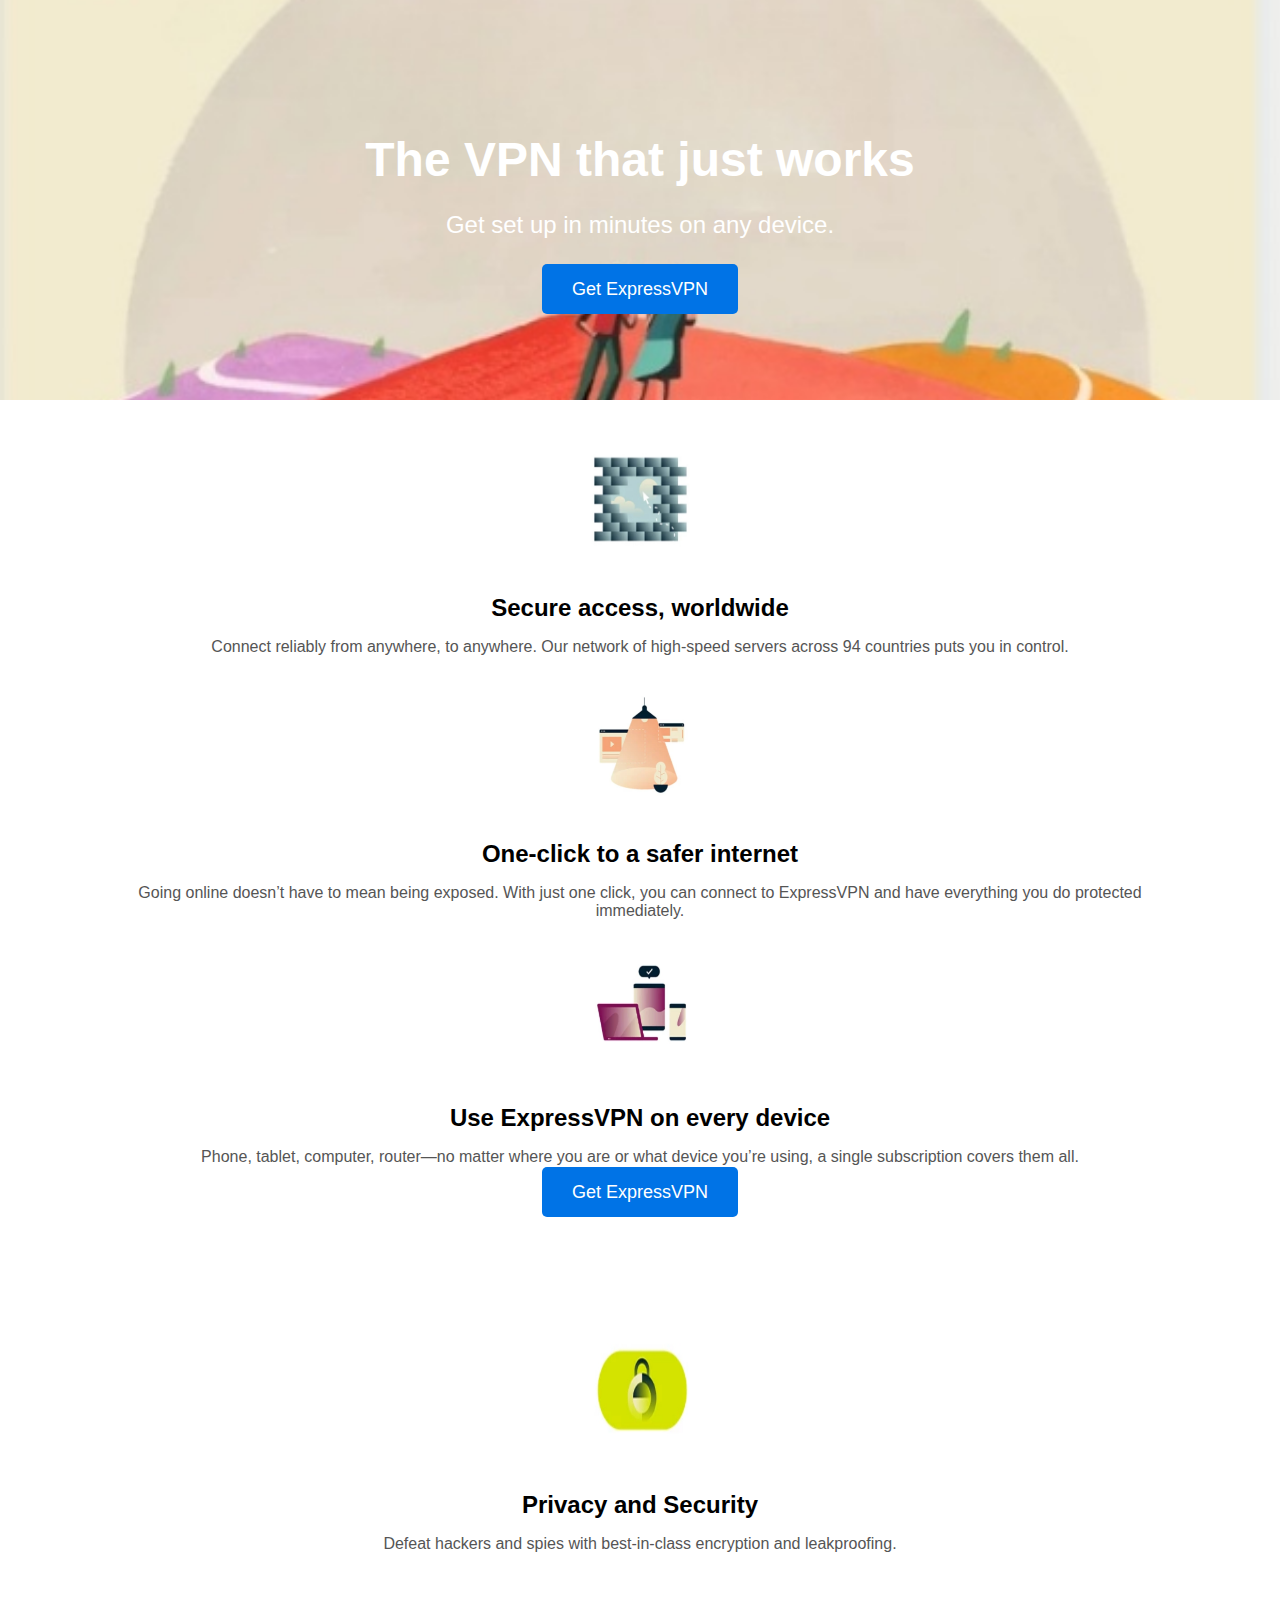
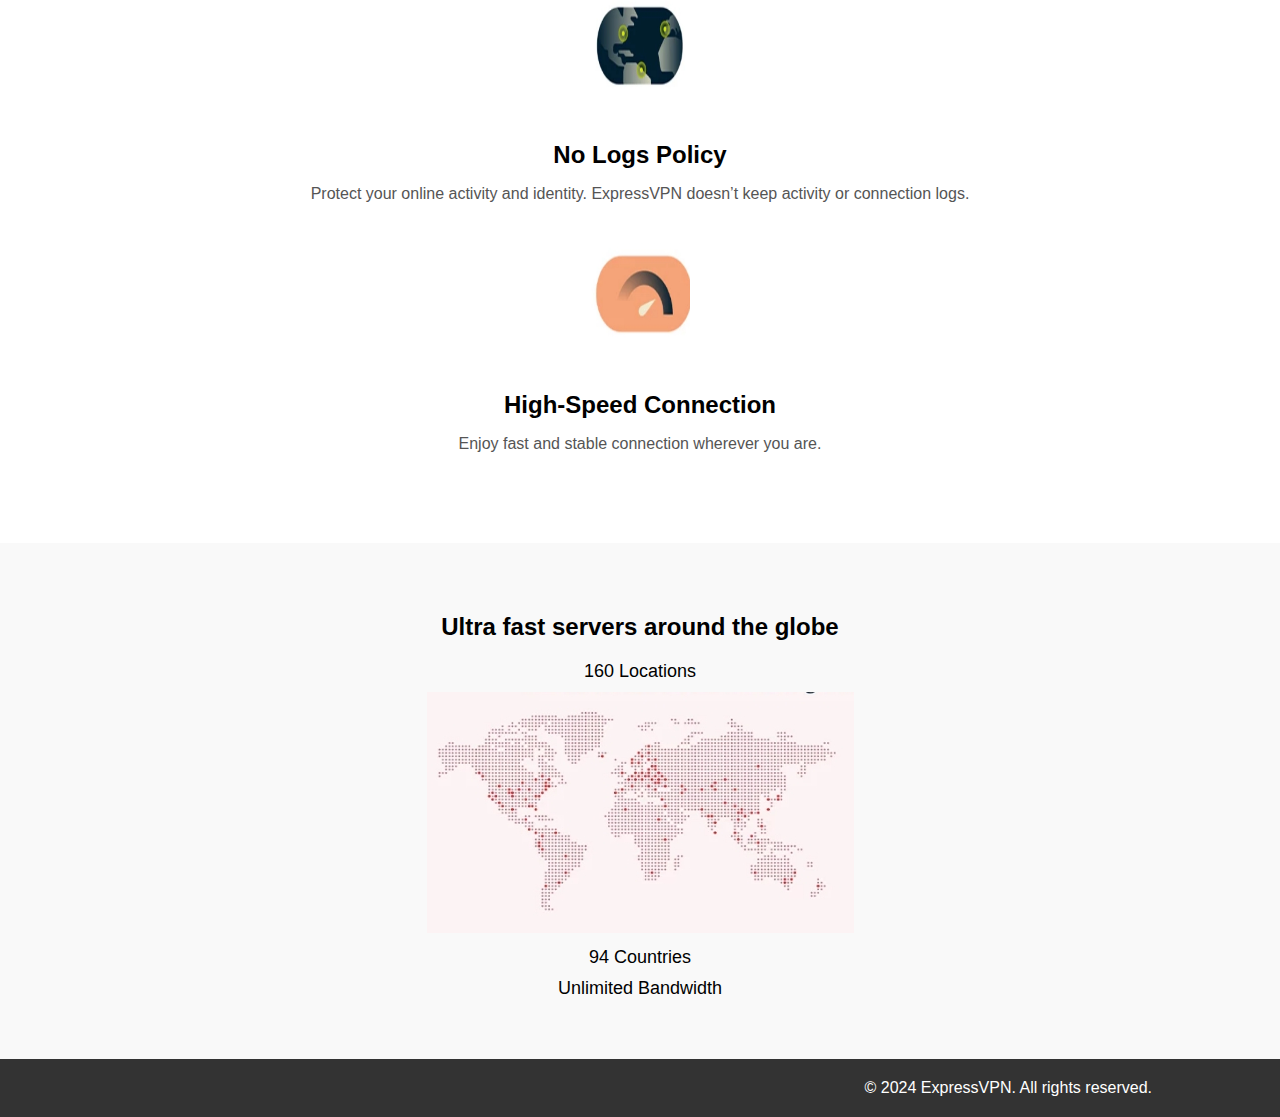
<file: landing page_OIBSIP_LEVEL1_TASK1/index.html>
<!DOCTYPE html>
<html lang="en">
<head>
    <meta charset="UTF-8">
    <meta name="viewport" content="width=device-width, initial-scale=1.0">
    <link rel="icon" type="image/png" href="favicon.jpeg">
    <title>VPN Landing Page</title>
    <link rel="stylesheet" href="styles.css">
</head>
<body>
    <header>
        <div class="container">
            <h1>The VPN that just works</h1>
            <p>Get set up in minutes on any device.</p>
            <a href="#" class="cta-button">Get ExpressVPN</a>
        </div>
    </header>

    <section class="features">
        <div class="container">
            <div class="feature">
                <img src="secure-access.jpeg" alt="Secure Access Worldwide">
                <h2>Secure access, worldwide</h2>
                <p>Connect reliably from anywhere, to anywhere. Our network of high-speed servers across 94 countries puts you in control.</p>
            </div>
            <div class="feature">
                <img src="one-click.jpeg" alt="One-Click to a Safer Internet">
                <h2>One-click to a safer internet</h2>
                <p>Going online doesn’t have to mean being exposed. With just one click, you can connect to ExpressVPN and have everything you do protected immediately.</p>
            </div>
            <div class="feature">
                <img src="every-device.jpeg" alt="Use ExpressVPN on Every Device">
                <h2>Use ExpressVPN on every device</h2>
                <p>Phone, tablet, computer, router—no matter where you are or what device you’re using, a single subscription covers them all.</p>
                <a href="#" class="cta-button">Get ExpressVPN</a>
            </div>
        </div>
    </section>

    <section class="benefits">
        <div class="container">
            <div class="benefit">
                <img src="privacy.jpeg" alt="Privacy and Security">
                <h3>Privacy and Security</h3>
                <p>Defeat hackers and spies with best-in-class encryption and leakproofing.</p>
            </div>
            <div class="benefit">
                <img src="no-logs.jpeg" alt="No Logs Policy">
                <h3>No Logs Policy</h3>
                <p>Protect your online activity and identity. ExpressVPN doesn’t keep activity or connection logs.</p>
            </div>
            <div class="benefit">
                <img src="high-speed.jpeg" alt="High-Speed Connection">
                <h3>High-Speed Connection</h3>
                <p>Enjoy fast and stable connection wherever you are.</p>
            </div>
        </div>
    </section>

    <section class="servers">
        <div class="container">
            <h2>Ultra fast servers around the globe</h2>
            <div class="server-stats">
                <div class="stat">
                    <p>160 Locations</p>
                    <img src="ultra.jpeg" alt="Ultra fast servers">
                </div>
                <p>94 Countries</p>
                <p>Unlimited Bandwidth</p>
            </div>
        </div>
    </section>

    <footer>
        <div class="container">
            <p>&copy; 2024 ExpressVPN. All rights reserved.</p>
        </div>
    </footer>
</body>
</html>
</file>
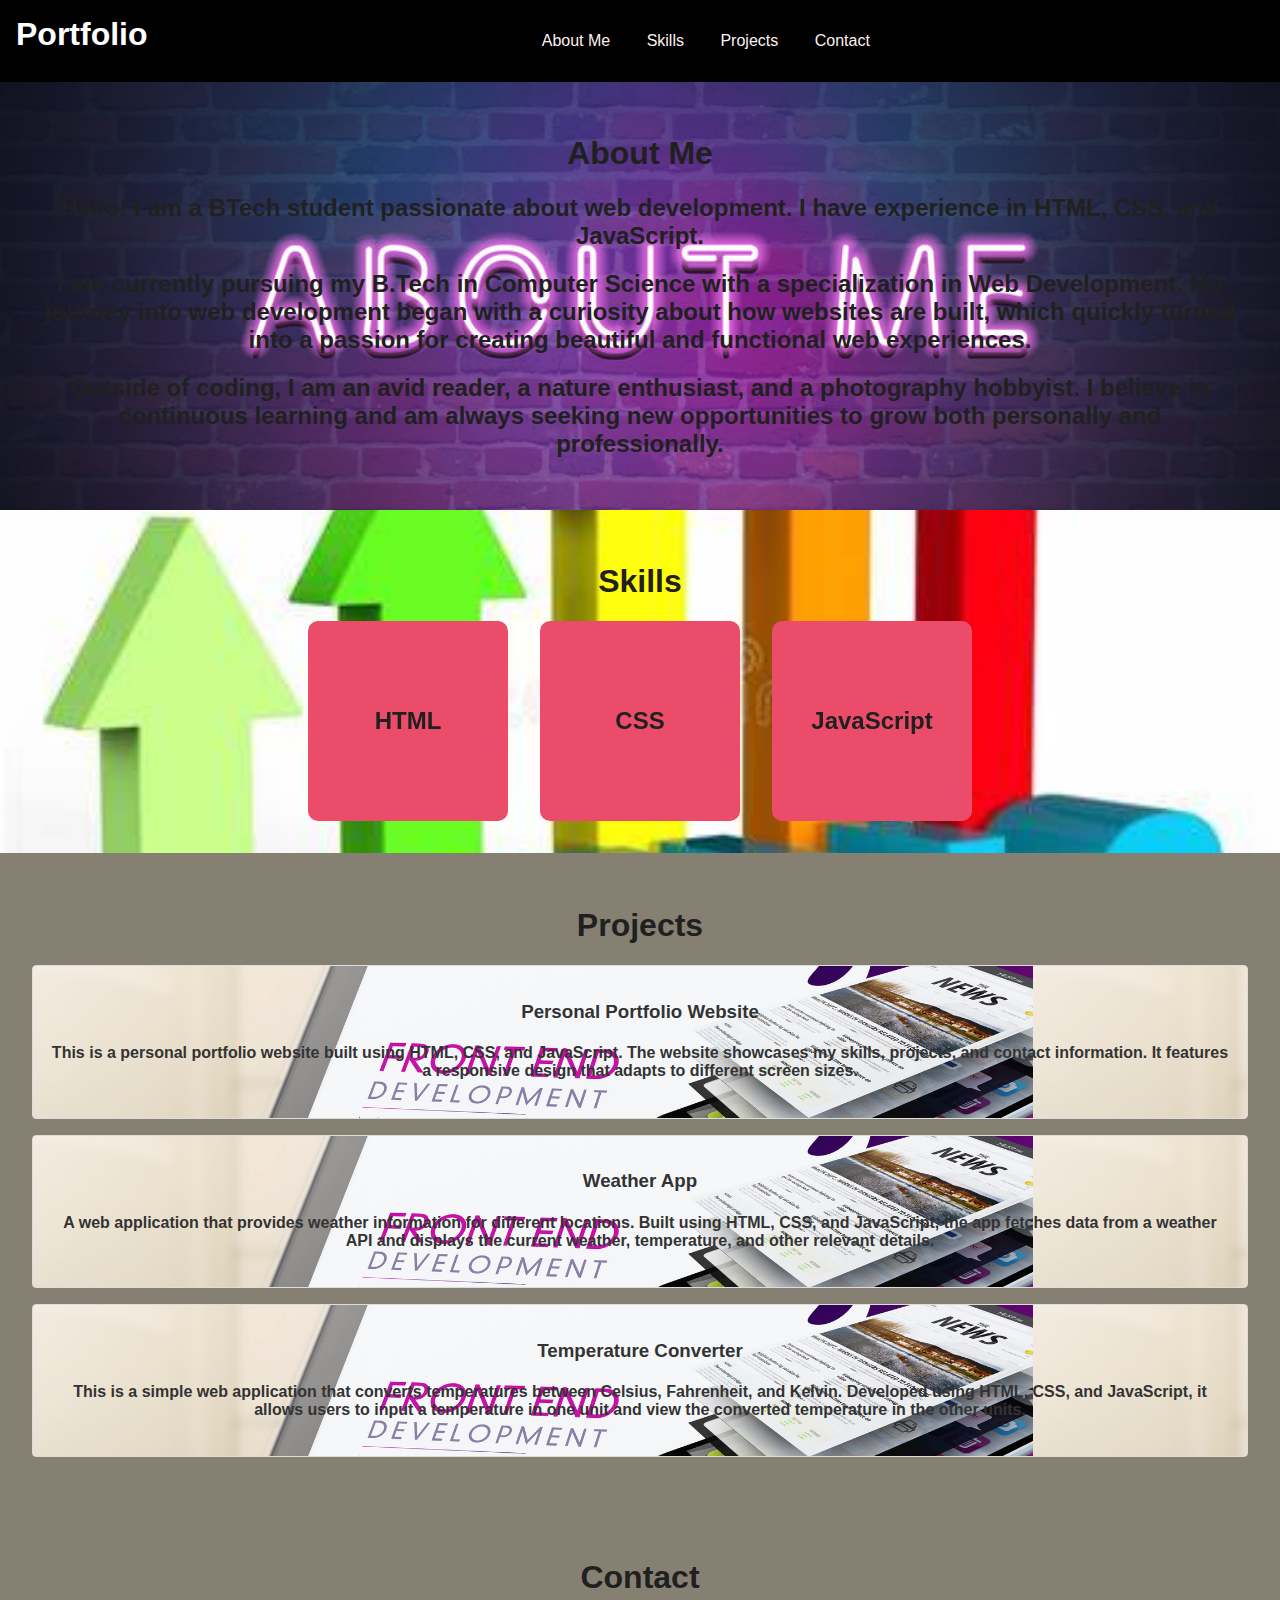
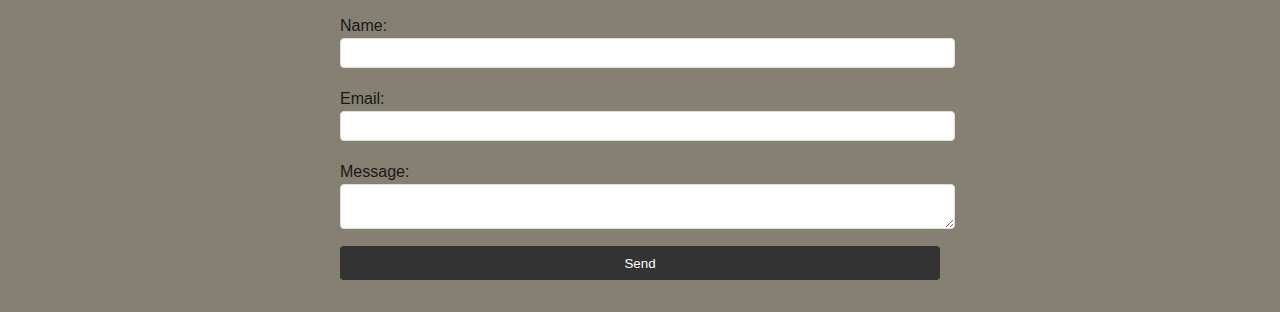
<file: portfolio_OIBSIP_LEVEL1_TASK2/index.html>
<!DOCTYPE html>
<html lang="en">
<head>
    <meta charset="UTF-8">
    <meta name="viewport" content="width=device-width, initial-scale=1.0">
    <title>Student Portfolio</title>
    <link rel="stylesheet" href="styles.css">
</head>
<body>
    <header>
        <h1>Portfolio</h1>
        <nav>
            <ul>
                <li><a href="#about">About Me</a></li>
                <li><a href="#skills">Skills</a></li>
                <li><a href="#projects">Projects</a></li>
                <li><a href="#contact">Contact</a></li>
            </ul>
        </nav>
    </header>

    <section id="about">
        <h1>About Me</h1>
        
        <h2>Hello! I am a BTech student passionate about web development. I have experience in HTML, CSS, and JavaScript.
            <h2>I am currently pursuing my B.Tech in Computer Science with a specialization in Web Development. My journey into web development began with a curiosity about how websites are built, which quickly turned into a passion for creating beautiful and functional web experiences.</h2>
            <h2>Outside of coding, I am an avid reader, a nature enthusiast, and a photography hobbyist. I believe in continuous learning and am always seeking new opportunities to grow both personally and professionally.</h2>
        </div>
    </div>
        </p>
    </section>

    <section id="skills">
        <h1>Skills</h1>
        
        <div class="flip-card-container">
            <div class="flip-card">
                <div class="flip-card-inner" data-skill="html">
                    <div class="flip-card-front">
                        <h2>HTML</h2>
                    </div>
                    <div class="flip-card-back">
                        <p>HTML (HyperText Markup Language) is the standard language for creating web pages. It provides the structure of a website, allowing you to include elements such as text, images, links, and more.</p>
                    </div>
                </div>
            </div>
            <div class="flip-card">
                <div class="flip-card-inner" data-skill="css">
                    <div class="flip-card-front">
                        <h2>CSS</h2>
                    </div>
                    <div class="flip-card-back">
                        <p>CSS (Cascading Style Sheets) is a style sheet language used to describe the presentation of a document written in HTML. It controls the layout, colors, fonts, and overall appearance of a website.</p>
                    </div>
                </div>
            </div>
            <div class="flip-card">
                <div class="flip-card-inner" data-skill="js">
                    <div class="flip-card-front">
                        <h2>JavaScript</h2>
                    </div>
                    <div class="flip-card-back">
                        <p>JavaScript is a programming language that allows you to implement complex features on web pages. It can be used to create dynamically updating content, control multimedia, animate images, and much more.</p>
                    </div>
                </div>
            </div>
        </div>
    </section>

    <section id="projects">
        <h1>Projects</h1>
        
        <div class="project">
            
            <h3>Personal Portfolio Website</h3>
            <h4>This is a personal portfolio website built using HTML, CSS, and JavaScript. The website showcases my skills, projects, and contact information. It features a responsive design that adapts to different screen sizes.</h4>
        </div>
        <div class="project">
            
            <h3>Weather App</h3>
            <h4>A web application that provides weather information for different locations. Built using HTML, CSS, and JavaScript, the app fetches data from a weather API and displays the current weather, temperature, and other relevant details.</h4>
        </div>
        <div class="project">
            
            <h3>Temperature Converter</h3>
            <h4>This is a simple web application that converts temperatures between Celsius, Fahrenheit, and Kelvin. Developed using HTML, CSS, and JavaScript, it allows users to input a temperature in one unit and view the converted temperature in the other units.</h4>
        </div>
    </section>

    <section id="contact">
        <h1>Contact</h1>
        
        <form id="contact-form">
            <label for="name">Name:</label>
            <input type="text" id="name" name="name" required>
            <label for="email">Email:</label>
            <input type="email" id="email" name="email" required>
            <label for="message">Message:</label>
            <textarea id="message" name="message" required></textarea>
            <button type="submit">Send</button>
        </form>
    </section>

    <script src="script.js"></script>
</body>
</html>
</file>
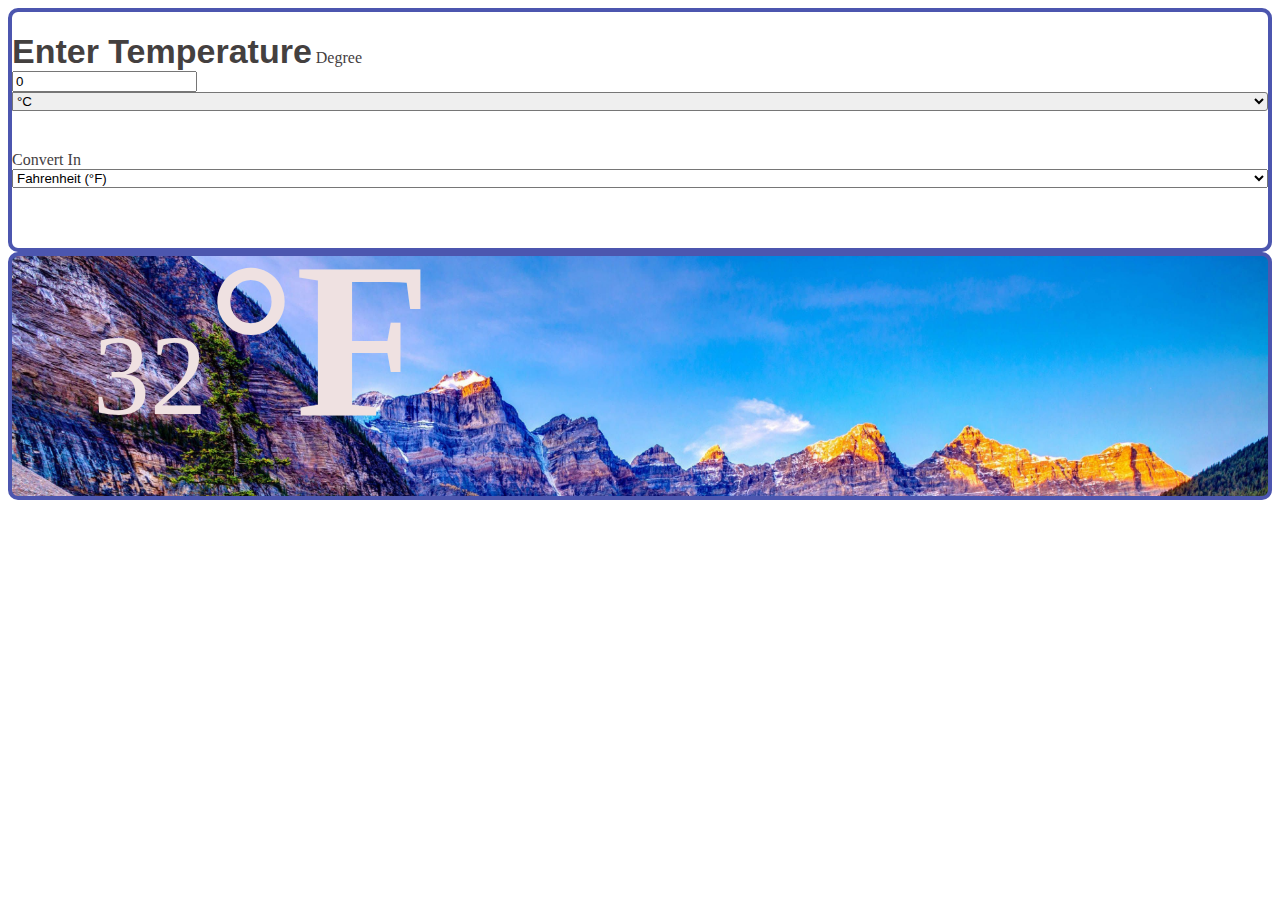
<file: temperature converter_OIBSIP_LEVEL1_TASK3/index.html>
<!DOCTYPE html>
<html lang="en">

<head>
    <meta charset="UTF-8" />
    <meta http-equiv="X-UA-Compatible" content="IE=edge" />
    <meta name="viewport" content="width=device-width, initial-scale=1.0" />
    <link rel="icon" type="image/png" href="favicon.jpg">
    <title>Temperature Converter</title>
    <link rel="icon" type="image/png" href="./assets/icon.png" />
    <link rel="stylesheet" href="https://cdnjs.cloudflare.com/ajax/libs/font-awesome/4.7.0/css/font-awesome.min.css" />
    <link rel="stylesheet" href="https://cdn.jsdelivr.net/npm/bootstrap@4.6.0/dist/css/bootstrap.min.css"
        integrity="sha384-B0vP5xmATw1+K9KRQjQERJvTumQW0nPEzvF6L/Z6nronJ3oUOFUFpCjEUQouq2+l" crossorigin="anonymous" />
    <link rel="stylesheet" href="style.css" />
</head>

<body class="d-flex justify-content-center align-items-center min-vh-100">
    <div class="container">
        <div class="row">
            <div class="card-group col-12 col-md-10 offset-md-1 my-md-auto">
                <div class="card inputSection col-12 col-md-6">
                    <div class="card-body">
                        
                        <form>
                            <div class="row px-3">
                                <div class="col-12 col-md-11 px-4">
                                    <span class="card-title d-block">Enter Temperature</span>
                                    <label for="degreeInput" class="py-sm-2">Degree</label>
                                    <div class="input-group">
                                        <input type="number" class="form-control" id="inputDegree" name="inputDegree"
                                            placeholder="Enter Degree" value="0" />
                                        <div class="input-group-append">
                                            <select class="form-control" id="selectInputDegreeType">
                                                <option value="C" selected>&deg;C</option>
                                                <option value="F">&deg;F</option>
                                                <option value="K">K</option>
                                            </select>
                                        </div>
                                    </div>
                                    <label for="selectConversionType" class="py-sm-2">Convert In</label>
                                    <div class="input-group d-inline-block">
                                        <div class="input-group-append">
                                            <select class="form-control" id="selectConversionType">
                                                <option value="F" selected>
                                                    Fahrenheit (&deg;F)
                                                </option>
                                                <option value="C">Celcius (&deg;C)</option>
                                                <option value="K">Kelvin (K)</option>
                                            </select>
                                        </div>
                                    </div>
                                    
                                </div>
                            </div>
                        </form>
                    </div>
                </div>
                <div class="card resultSection col-12 col-md-6">
                    <div class="card-body d-flex justify-content-center align-items-center">
                        <div id="resultValueSection">
                            <div id="convertedDegree">32</div>
                            <h3 id="degree">&deg;</h3>
                            <h3 id="convertedUnit">F</h3>
                        </div>
                    </div>
                </div>
            </div>
        </div>
    </div>

    <!-- -----------------------------JQuery Plugins------------------------------------------ -->
    <script src="https://code.jquery.com/jquery-3.5.1.slim.min.js"
        integrity="sha384-DfXdz2htPH0lsSSs5nCTpuj/zy4C+OGpamoFVy38MVBnE+IbbVYUew+OrCXaRkfj"
        crossorigin="anonymous"></script>
    <script src="https://cdn.jsdelivr.net/npm/bootstrap@4.6.0/dist/js/bootstrap.bundle.min.js"
        integrity="sha384-Piv4xVNRyMGpqkS2by6br4gNJ7DXjqk09RmUpJ8jgGtD7zP9yug3goQfGII0yAns"
        crossorigin="anonymous"></script>

    <!-- -------------------------------Custom JS Script---------------------------------------- -->
    <script src="script.js"></script>
   
</body>

</html>
</file>
<file: landing page_OIBSIP_LEVEL1_TASK1/styles.css>
/* styles.css */
body {
    font-family: Arial, sans-serif;
    margin: 0;
    padding: 0;
}

.container {
    width: 80%;
    margin: 0 auto;
}

header {
    background: url('header-bg.jpeg') no-repeat center center/cover;
    color: white;
    text-align: center;
    padding: 100px 0;
}

header h1 {
    font-size: 48px;
    margin-bottom: 20px;
}

header p {
    font-size: 24px;
    margin-bottom: 40px;
}

.cta-button {
    background-color: #0073e6;
    color: white;
    padding: 15px 30px;
    text-decoration: none;
    border-radius: 5px;
    font-size: 18px;
}

.features, .benefits, .servers {
    padding: 50px 0;
    text-align: center;

}

.features .feature, .benefits .benefit {
    margin-bottom: 40px;
}

.features img, .benefits img {
    width: 100px;
    height: 100px;
    margin-bottom: 20px;
}

.features h2, .benefits h3 {
    font-size: 24px;
    margin-bottom: 10px;
}

.features p, .benefits p {
    font-size: 16px;
    color: #555;
}

.servers {
    background-color: #f9f9f9;
}

.server-stats p {
    font-size: 18px;
    margin: 10px 0;
}

footer {
    background-color: #333;
    color: white;
    text-align: right;
    padding: 20px 0;
}

footer p {
    margin: 0;
}
</file>
<file: portfolio_OIBSIP_LEVEL1_TASK2/styles.css>
body {
    font-family: Arial, sans-serif;
    margin: 0;
    padding: 0;
    box-sizing: border-box;
}

header {
    background-color: #000000;
    color: white;
    padding: 1em;
    text-align: center;
}

header h1 {
    margin: 0;
    float: left; /* Align the heading to the left */

}
header h1 {
    margin: 0;
    float: left; /* Align the heading to the left */
    color: white; /* Set the text color to white */
}


nav {
    float: center; /* Align the navigation to the right */
}

nav ul {
    list-style: none;
    padding: 0;
}

nav ul li {
    display: inline;
    margin: 0 1em;
}

nav ul li a {
    color: rgb(253, 241, 241);
    text-decoration: none;
}

section {
    padding: 2em;
    text-align: center;
    background-size: cover;
    background-position: center;
    color: rgb(24, 24, 24);
}

h1, h2 {
    color: rgb(33, 32, 32);
}

#about {
    background-image: url('about-bg.png'); /* Green */
}

#skills {
    background-image: url('skills-bg.jpeg'); 
    background-size:cover;
}

#projects {
    background-color: #858071; /* Red */
}

#contact {
    background-color: #858071; /* Orange */
}

.flip-card-container {
    display: flex;
    justify-content: center;
    gap: 2em;
}

.flip-card {
    background-color: transparent;
    width: 200px;
    height: 200px;
    perspective: 1000px;
}

.flip-card-inner {
    position: relative;
    width: 100%;
    height: 100%;
    text-align: center;
    transition: transform 0.6s;
    transform-style: preserve-3d;
    cursor: pointer;
}

.flip-card-front, .flip-card-back {
    position: absolute;
    width: 100%;
    height: 100%;
    backface-visibility: hidden;
    display: flex;
    align-items: center;
    justify-content: center;
    padding: 1em;
    box-sizing: border-box;
    border-radius: 10px;
}

.flip-card-front {
    background-color:#ea4c69; /* Light Grey */
    color: #333;
}

.flip-card-back {
    background-color: #cbc13b; /* Lighter Grey */
    color: #333;
    transform: rotateY(180deg);
}

.flip-card-inner.flipped {
    transform: rotateY(180deg);
}

.project {
    margin: 1em 0;
    padding: 1em;
    border: 1px solid #ddd;
    border-radius: 4px;
    background-image: url('projects-bg.png'); /* Light Grey */
    color: #333;
}

form {
    max-width: 600px;
    margin: 0 auto;
    text-align: left;
}

form label {
    display: block;
    margin: 0.5em 0 0.2em;
}

form input, form textarea {
    width: 100%;
    padding: 0.5em;
    margin-bottom: 1em;
    border: 1px solid #ddd;
    border-radius: 4px;
}

button {
    display: block;
    width: 100%;
    padding: 0.7em;
    background-color: #333;
    color: white;
    border: none;
    border-radius: 4px;
    cursor: pointer;
}

button:hover {
    background-image: url('skill-bg.jpg');
}

footer {
    background-color: #333;
    color: white;
    text-align: center;
    padding: 1em 0;
    position: fixed;
    width: 100%;
    bottom: 0;
}
</file>
<file: temperature converter_OIBSIP_LEVEL1_TASK3/style.css>
:root {
    --primary-color: #4c56af; /* New primary color */
    --secondary-color: #44403f; /* New secondary color */
}

body {
    color: var(--secondary-color);
}

.card {
    padding: 20px 0px;
    border: 4px var(--primary-color) solid;
    border-radius: 10px;
}

/* Input Section */

.card-title {
    font-size: 34px;
    padding: 20px 0px;
    font-weight: 600;
    text-align: center; /* Center align the text */
    font-family: 'Arial', sans-serif; /* Change font family */
}

.card-title span {
    font-weight: 300; /* Adjust font weight for part of the text */
    font-style: italic; /* Make part of the text italic */
    color: var(--primary-color); /* Set color for part of the text */
}

label {
    font-weight: 500;
}

select {
    margin-bottom: 40px;
    width: 100%; /* Make select elements full width */
}

#selectInputDegreeType {
    border-radius: 0px 3px 3px 0px;
}

.convertBtn {
    min-width: 10px;
    background-color: var(--primary-color);
}

.convertBtn:hover {
    transition: 0.5s;
    background-color: var(--secondary-color);
}

/* Result Section */

#resultValueSection {
    display: flex;
    justify-content: center;
    align-items: center;
    max-width: 500px;
    height: 200px;
    word-wrap: normal;
    text-align: center;
    font-size-adjust: 0.58;
}

#convertedDegree {
    font-size: 90px;
    font-weight: 500;
    max-width: 500px;
}

#convertedUnit,
#degree {
    padding-bottom: 70px;
}

.resultSection {
    background-image:url(temp.jpeg);
    background-size: cover;
    color: rgb(239, 225, 225);
    font-size: 150px;
    
}

/* Mobile view */
@media only screen and (max-width: 600px) {

    body {
        display: relative;
        overflow: hidden;
    }

    .card-group {
        padding: 0;
    }

    .card {
        border: none;
        border-radius: 0;
        padding: 0;
    }

    .card-title {
        line-height: 40px;
    }

    .card-body {
        padding: 0;
    }

    .resultSection {
        position: fixed;
        top: 0;
        padding: 10px 0px;
        text-align: center;
    }

    .inputSection {
        margin-top: 60%;
    }

    #degree,
    #convertedUnit {
        padding-top: 50px;
    }
}
</file>
